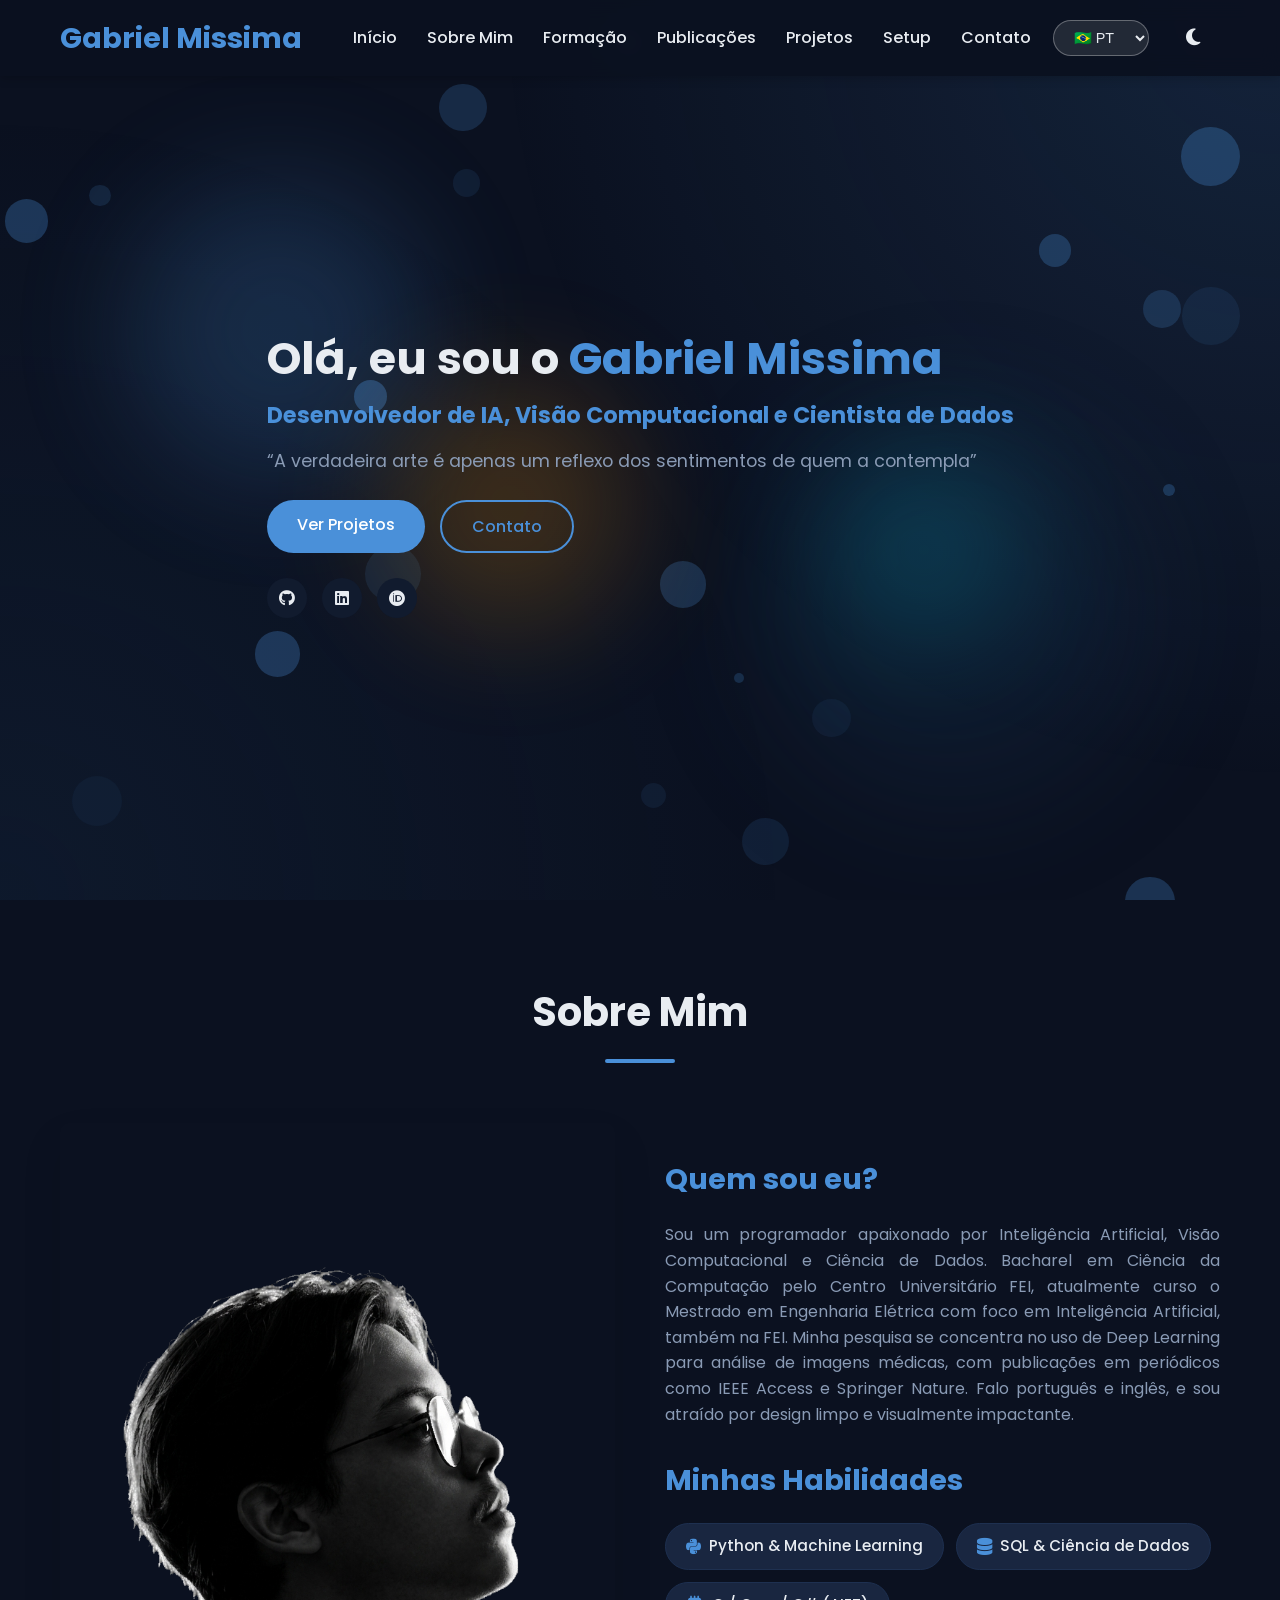
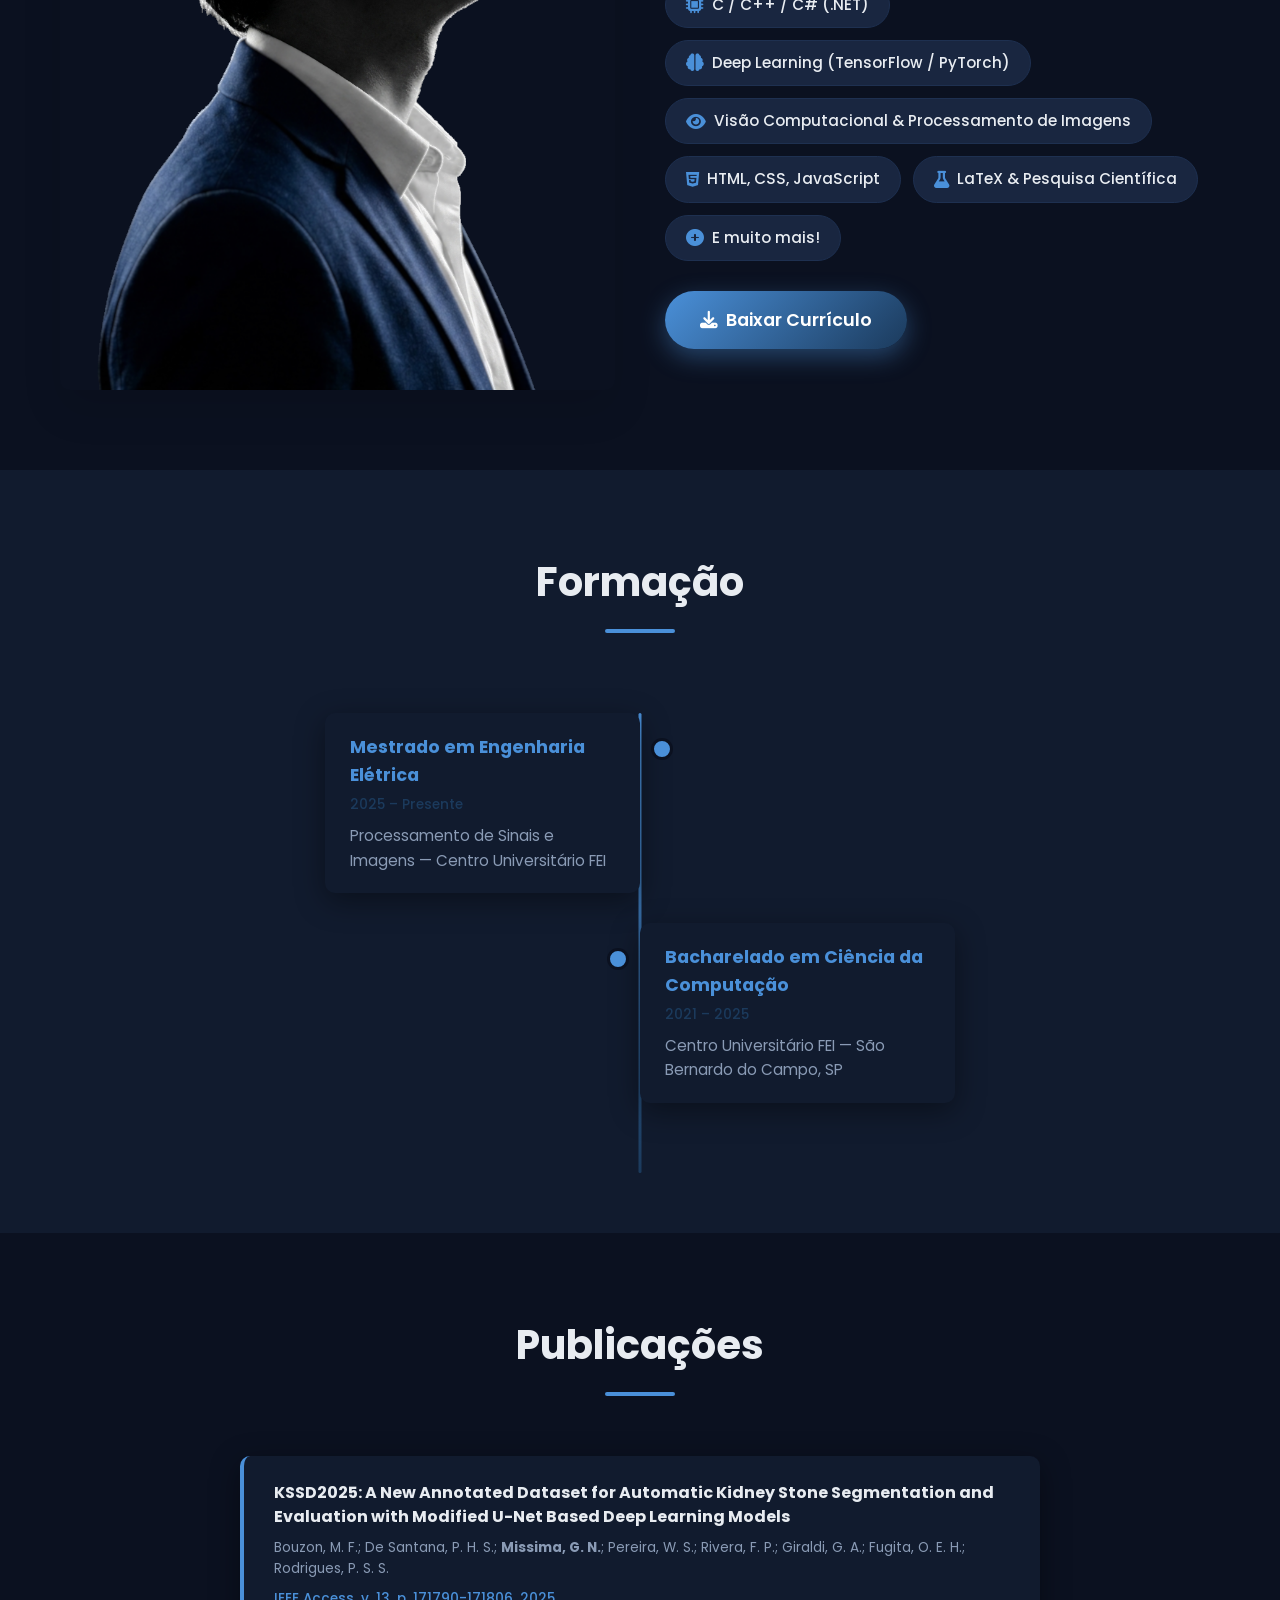
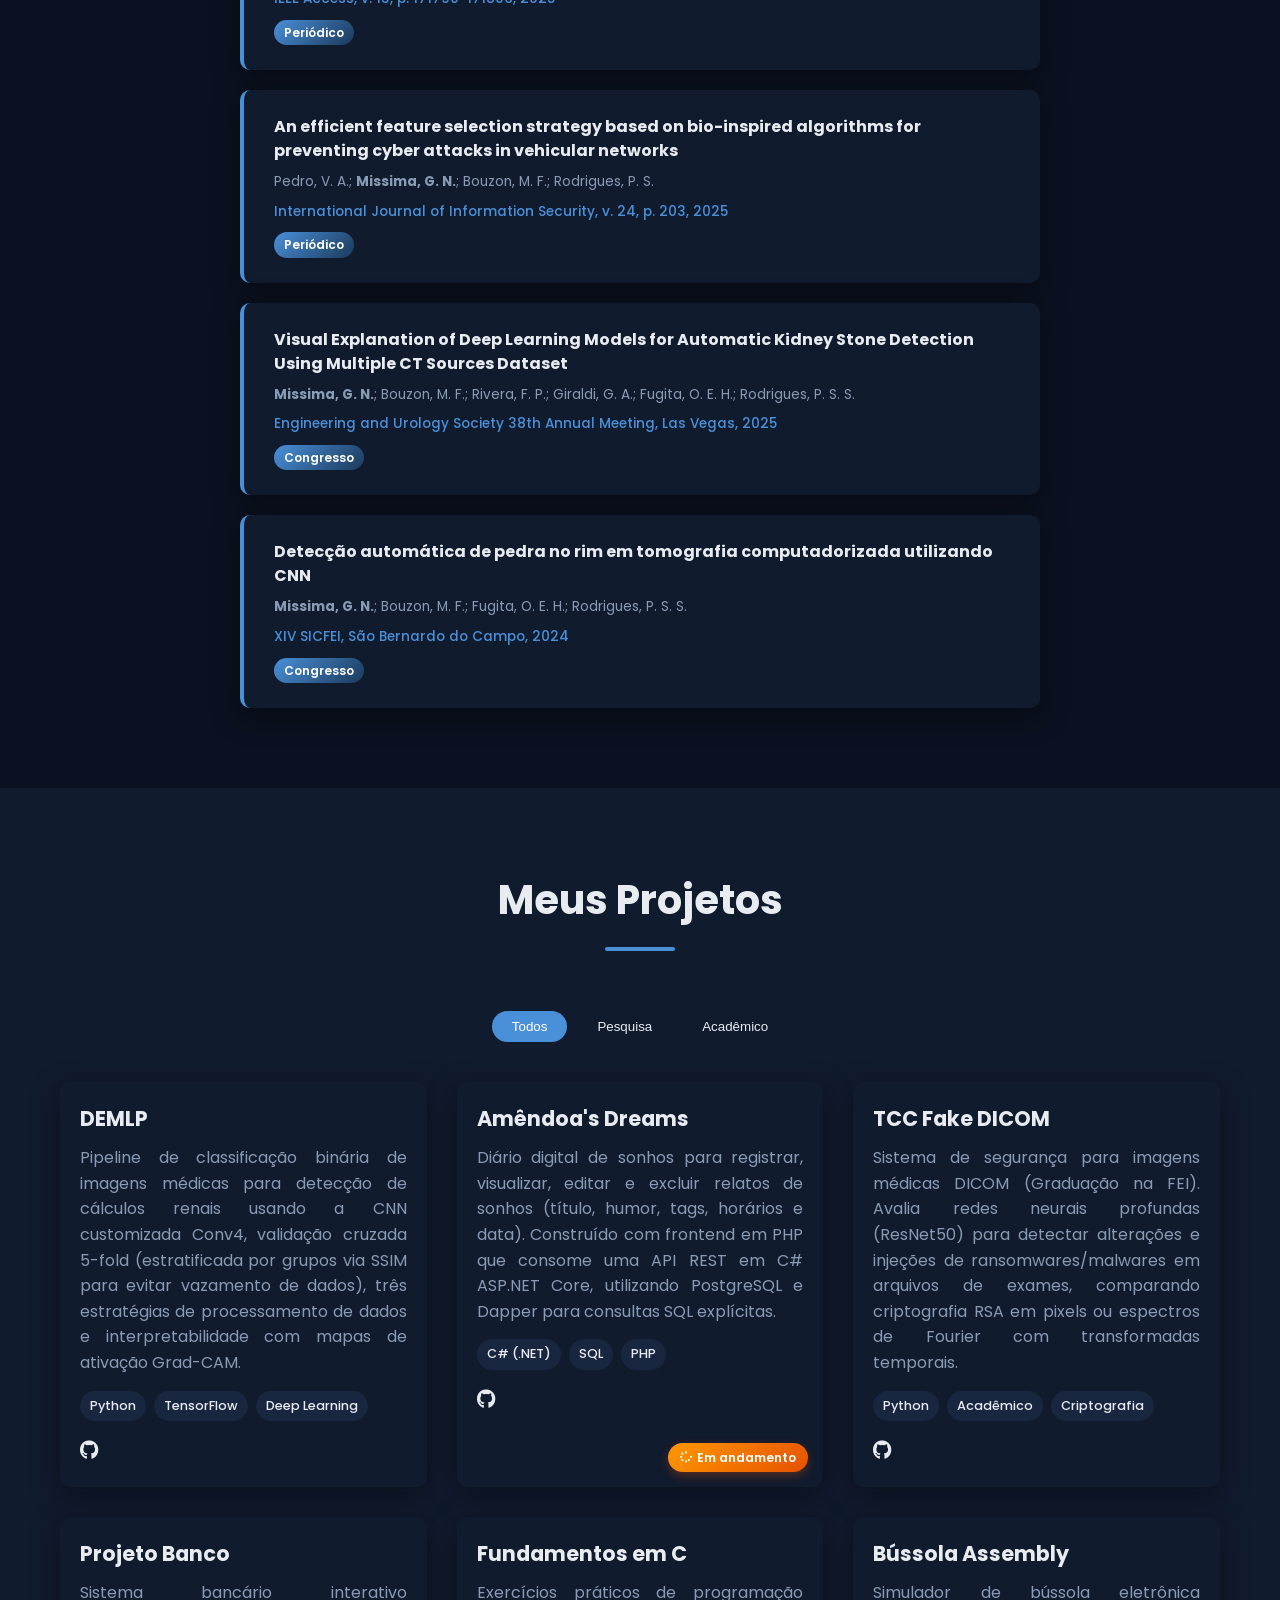
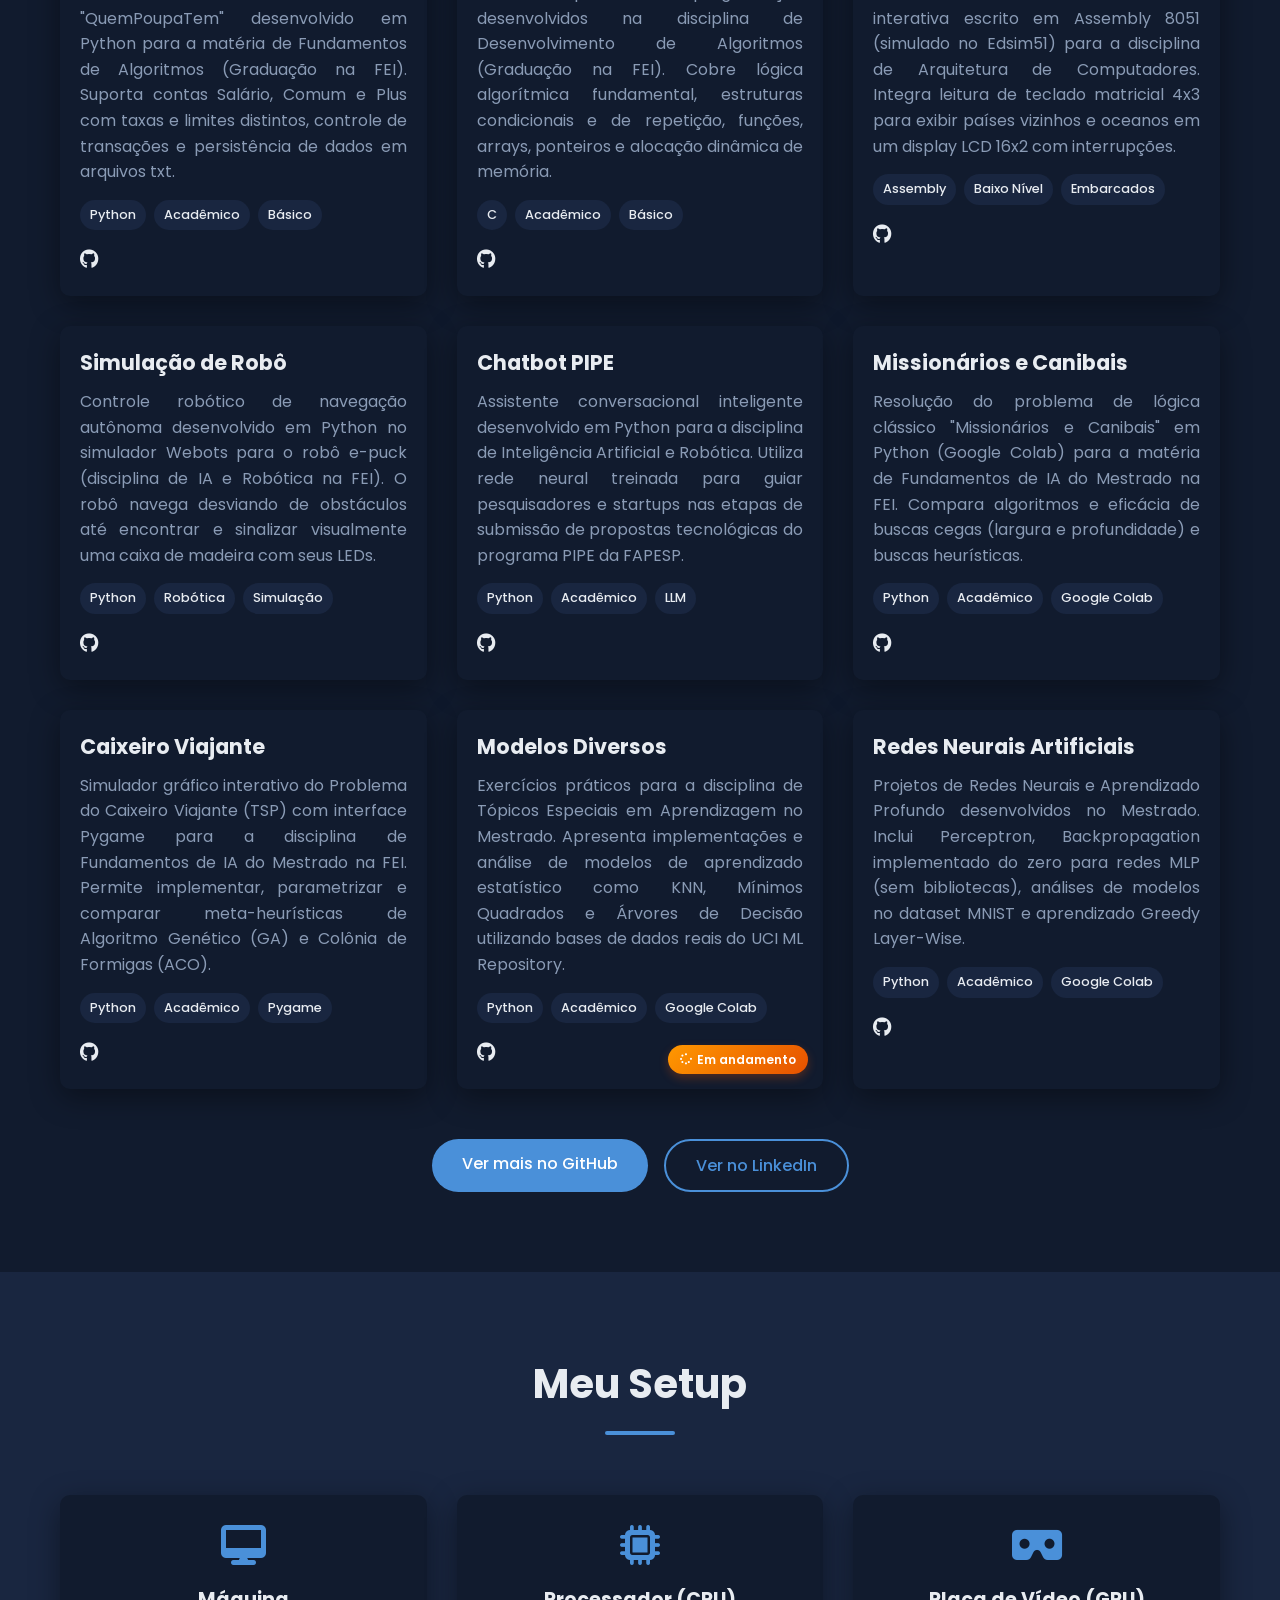
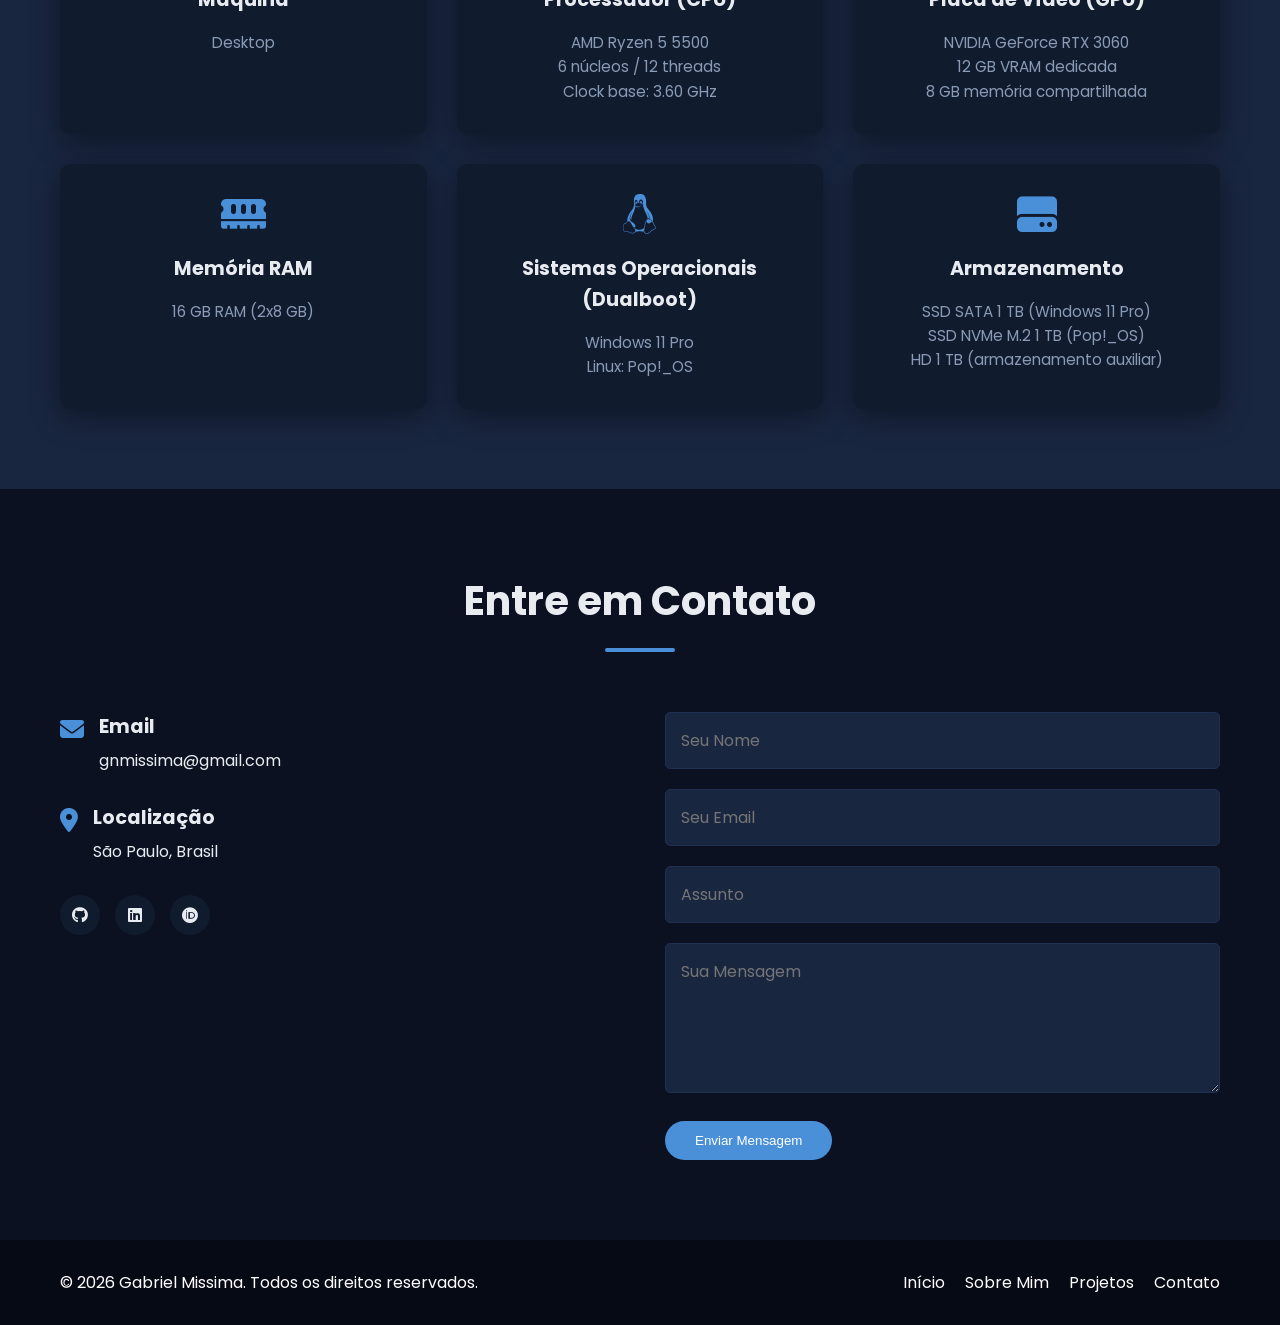
<file: index.html>
<!DOCTYPE html>
<html lang="pt-br">

<head>
    <meta charset="UTF-8">
    <meta name="viewport" content="width=device-width, initial-scale=1.0">
    <title data-translate="page-title">Gabriel Missima | IA, Visão Computacional e Ciência de Dados</title>
    <meta name="description"
        content="Portfólio de Gabriel Nunes Missima — Programador de Inteligência Artificial, Visão Computaciona e Cientista de Dados. Mestrando em Engenharia Elétrica na FEI. São Paulo, Brasil.">
    <meta property="og:title" content="Gabriel Missima | AI, Computer Vision and Data Science">
    <meta property="og:description"
        content="Foco em IA, Visão Computacional e Ciência de Dados. Mestrando na FEI com foco em Inteligência Artificial.">
    <meta property="og:image" content="gabriel-fundo-escuro.png">
    <meta property="og:type" content="website">
    <link rel="icon" type="image/png" href="logo.png">
    <link rel="stylesheet" href="styles.css">
    <link rel="stylesheet" href="https://cdnjs.cloudflare.com/ajax/libs/font-awesome/6.4.0/css/all.min.css">
    <link href="https://fonts.googleapis.com/css2?family=Poppins:wght@300;400;500;600;700&display=swap"
        rel="stylesheet">
</head>

<body>
    <!-- Elementos de fundo animados -->
    <div class="animated-background">
        <div class="particle-container"></div>
        <div class="gradient-overlay"></div>
    </div>

    <header>
        <div class="container">
            <nav>
                <div class="logo" data-translate="logo">Gabriel Missima</div>
                <ul class="nav-links">
                    <li><a href="#inicio" data-translate="nav-home">Início</a></li>
                    <li><a href="#sobre" data-translate="nav-about">Sobre Mim</a></li>
                    <li><a href="#formacao" data-translate="nav-education">Formação</a></li>
                    <li><a href="#publicacoes" data-translate="nav-publications">Publicações</a></li>
                    <li><a href="#projetos" data-translate="nav-projects">Projetos</a></li>
                    <li><a href="#setup" data-translate="nav-setup">Setup</a></li>
                    <li><a href="#contato" data-translate="nav-contact">Contato</a></li>
                </ul>
                <div class="language-selector">
                    <select id="languageSelect">
                        <option value="pt" selected>🇧🇷 PT</option>
                        <option value="en">🇺🇸 EN</option>
                    </select>
                </div>
                <div class="theme-toggle">
                    <i class="fas fa-moon"></i>
                </div>
                <div class="menu-btn">
                    <div class="menu-btn__burger"></div>
                </div>
            </nav>
        </div>
    </header>

    <section id="inicio" class="hero">
        <div class="container">
            <div class="hero-content">
                <h1><span data-translate="hero-greeting">Olá, eu sou o</span> <span class="highlight">Gabriel
                        Missima</span></h1>
                <h2 data-translate="hero-title">Desenvolvedor de IA, Visão Computacional e Cientista de Dados</h2>
                <p data-translate="hero-subtitle">“A verdadeira arte é apenas um reflexo dos sentimentos de quem a
                    contempla”</p>
                <div class="hero-btns">
                    <a href="#projetos" class="btn btn-primary" data-translate="hero-btn-projects">Ver Projetos</a>
                    <a href="#contato" class="btn btn-secondary" data-translate="nav-contact">Contato</a>
                </div>
                <div class="social-icons">
                    <a href="https://github.com/reh2G" target="_blank" rel="noopener noreferrer"><i
                            class="fab fa-github"></i></a>
                    <a href="https://www.linkedin.com/in/gabrielmissima/" target="_blank" rel="noopener noreferrer"><i
                            class="fab fa-linkedin"></i></a>
                    <a href="https://orcid.org/0009-0003-3917-2782" target="_blank" rel="noopener noreferrer"><i
                            class="fab fa-orcid"></i></a>
                </div>
            </div>
        </div>
        <div class="hero-shapes">
            <div class="shape shape-1"></div>
            <div class="shape shape-2"></div>
            <div class="shape shape-3"></div>
            <div class="shape shape-4"></div>
        </div>
    </section>

    <section id="sobre" class="about">
        <div class="container">
            <div class="section-header">
                <h2 data-translate="about-title">Sobre Mim</h2>
                <div class="underline"></div>
            </div>
            <div class="about-content">
                <div class="about-img">
                    <img src="gabriel-fundo-escuro.png" alt="Gabriel Missima" class="photo-dark">
                    <img src="gabriel-fundo-claro.png" alt="Gabriel Missima" class="photo-light">
                </div>
                <div class="about-text">
                    <h3 data-translate="about-who-am-i">Quem sou eu?</h3>
                    <p data-translate="about-description">Sou um programador apaixonado por Inteligência Artificial,
                        Visão Computacional e Ciência de Dados. Bacharel em Ciência da Computação pelo Centro
                        Universitário
                        FEI, atualmente curso o Mestrado em Engenharia Elétrica com foco em Inteligência Artificial,
                        também na FEI.
                        Minha pesquisa se concentra no uso de Deep Learning para análise de imagens médicas, com
                        publicações em periódicos como IEEE Access e Springer Nature. Falo português e inglês, e sou
                        atraído por design limpo e visualmente impactante.</p>

                    <h3 data-translate="about-skills-title">Minhas Habilidades</h3>
                    <div class="skills">
                        <div class="skill-chip"><i class="fab fa-python"></i> <span data-translate="skill-1">Python &
                                Machine Learning</span></div>
                        <div class="skill-chip"><i class="fas fa-database"></i> <span data-translate="skill-2">SQL &
                                Ciência de Dados</span></div>
                        <div class="skill-chip"><i class="fas fa-microchip"></i> <span data-translate="skill-3">C / C++
                                / C# (.NET)</span></div>
                        <div class="skill-chip"><i class="fas fa-brain"></i> <span data-translate="skill-4">Deep
                                Learning (TensorFlow / PyTorch)</span></div>
                        <div class="skill-chip"><i class="fas fa-eye"></i> <span data-translate="skill-5">Visão
                                Computacional & Processamento de Imagens</span></div>
                        <div class="skill-chip"><i class="fab fa-html5"></i> <span data-translate="skill-6">HTML, CSS,
                                JavaScript</span></div>
                        <div class="skill-chip"><i class="fas fa-flask"></i> <span data-translate="skill-7">LaTeX &
                                Pesquisa Científica</span></div>
                        <div class="skill-chip"><i class="fas fa-plus-circle"></i> <span data-translate="skill-more">E
                                muito mais!</span></div>
                    </div>

                    <a href="Gabriel_Missima_CV_PT.pdf" id="download-cv" class="btn btn-download-cv"
                        data-translate="download-cv" download>
                        <i class="fas fa-download"></i> Baixar Currículo
                    </a>
                </div>
            </div>
        </div>
    </section>

    <section id="formacao" class="education">
        <div class="container">
            <div class="section-header">
                <h2 data-translate="education-title">Formação</h2>
                <div class="underline"></div>
            </div>
            <div class="timeline">
                <div class="timeline-item">
                    <h3 data-translate="edu-1-title">Mestrado em Engenharia Elétrica</h3>
                    <div class="timeline-date" data-translate="edu-1-date">2025 – Presente</div>
                    <p data-translate="edu-1-desc">Processamento de Sinais e Imagens — Centro Universitário FEI</p>
                </div>
                <div class="timeline-item">
                    <h3 data-translate="edu-2-title">Bacharelado em Ciência da Computação</h3>
                    <div class="timeline-date" data-translate="edu-2-date">2021 – 2025</div>
                    <p data-translate="edu-2-desc">Centro Universitário FEI — São Bernardo do Campo, SP</p>
                </div>
            </div>
        </div>
    </section>

    <section id="publicacoes" class="publications">
        <div class="container">
            <div class="section-header">
                <h2 data-translate="publications-title">Publicações</h2>
                <div class="underline"></div>
            </div>
            <div class="publications-list">
                <div class="publication-card">
                    <h3>KSSD2025: A New Annotated Dataset for Automatic Kidney Stone Segmentation and Evaluation with
                        Modified U-Net Based Deep Learning Models</h3>
                    <p class="pub-authors">Bouzon, M. F.; De Santana, P. H. S.; <strong>Missima, G. N.</strong>;
                        Pereira, W. S.; Rivera, F. P.; Giraldi, G. A.; Fugita, O. E. H.; Rodrigues, P. S. S.</p>
                    <p class="pub-venue">IEEE Access, v. 13, p. 171790-171806, 2025</p>
                    <span class="pub-type" data-translate="pub-type-journal">Periódico</span>
                </div>
                <div class="publication-card">
                    <h3>An efficient feature selection strategy based on bio-inspired algorithms for preventing cyber
                        attacks in vehicular networks</h3>
                    <p class="pub-authors">Pedro, V. A.; <strong>Missima, G. N.</strong>; Bouzon, M. F.; Rodrigues, P.
                        S.</p>
                    <p class="pub-venue">International Journal of Information Security, v. 24, p. 203, 2025</p>
                    <span class="pub-type" data-translate="pub-type-journal">Periódico</span>
                </div>
                <div class="publication-card">
                    <h3>Visual Explanation of Deep Learning Models for Automatic Kidney Stone Detection Using Multiple
                        CT Sources Dataset</h3>
                    <p class="pub-authors"><strong>Missima, G. N.</strong>; Bouzon, M. F.; Rivera, F. P.; Giraldi, G.
                        A.; Fugita, O. E. H.; Rodrigues, P. S. S.</p>
                    <p class="pub-venue">Engineering and Urology Society 38th Annual Meeting, Las Vegas, 2025</p>
                    <span class="pub-type" data-translate="pub-type-conference">Congresso</span>
                </div>
                <div class="publication-card">
                    <h3 data-translate="pub-4-title">Detecção automática de pedra no rim em tomografia computadorizada
                        utilizando CNN</h3>
                    <p class="pub-authors"><strong>Missima, G. N.</strong>; Bouzon, M. F.; Fugita, O. E. H.; Rodrigues,
                        P. S. S.</p>
                    <p class="pub-venue" data-translate="pub-4-venue">XIV SICFEI, São Bernardo do Campo, 2024</p>
                    <span class="pub-type" data-translate="pub-type-conference">Congresso</span>
                </div>
            </div>
        </div>
    </section>

    <section id="projetos" class="projects">
        <div class="container">
            <div class="section-header">
                <h2 data-translate="projects-title">Meus Projetos</h2>
                <div class="underline"></div>
            </div>
            <div class="project-filters">
                <button class="filter-btn active" data-filter="all" data-translate="filter-all">Todos</button>
                <button class="filter-btn" data-filter="research" data-translate="filter-research">Pesquisa</button>
                <button class="filter-btn" data-filter="academic" data-translate="filter-academic">Acadêmico</button>
            </div>
            <div class="projects-grid">
                <!-- 1. DEMLP -->
                <div class="project-card" data-category="research">
                    <div class="project-img"></div>
                    <div class="project-info">
                        <h3 data-translate="project-1-title">DEMLP</h3>
                        <p data-translate="project-1-description">Pipeline de classificação binária de imagens médicas
                            para detecção de cálculos renais usando a CNN customizada Conv4, validação cruzada 5-fold
                            (estratificada por grupos via SSIM para evitar vazamento de dados), três estratégias de
                            processamento de dados e interpretabilidade com mapas de ativação Grad-CAM.</p>
                        <div class="project-tags">
                            <span>Python</span>
                            <span>TensorFlow</span>
                            <span>Deep Learning</span>
                        </div>
                        <div class="project-links">
                            <a href="https://github.com/reh2G/DEMLP" target="_blank" rel="noopener noreferrer"
                                title="Repositório GitHub"><i class="fab fa-github"></i></a>
                        </div>
                    </div>
                </div>
                <!-- 2. Amêndoa's Dreams -->
                <div class="project-card" data-category="research">
                    <span class="project-status-badge" data-translate="status-in-progress"><i
                            class="fas fa-spinner fa-spin"></i> Em andamento</span>
                    <div class="project-img"></div>
                    <div class="project-info">
                        <h3 data-translate="project-2-title">Amêndoa's Dreams</h3>
                        <p data-translate="project-2-description">Diário digital de sonhos para registrar, visualizar,
                            editar e excluir relatos de sonhos (título, humor, tags, horários e data). Construído com
                            frontend em PHP que consome uma API REST em C# ASP.NET Core, utilizando PostgreSQL e Dapper
                            para consultas SQL explícitas.</p>
                        <div class="project-tags">
                            <span>C# (.NET)</span>
                            <span>SQL</span>
                            <span>PHP</span>
                        </div>
                        <div class="project-links">
                            <a href="https://github.com/reh2G/AmendoasDreams" target="_blank" rel="noopener noreferrer"
                                title="Repositório GitHub"><i class="fab fa-github"></i></a>
                        </div>
                    </div>
                </div>
                <!-- 3. TCC Fake DICOM -->
                <div class="project-card" data-category="academic">
                    <div class="project-img"></div>
                    <div class="project-info">
                        <h3 data-translate="project-3-title">TCC Fake DICOM</h3>
                        <p data-translate="project-3-description">Sistema de segurança para imagens médicas DICOM
                            (Graduação na FEI). Avalia redes neurais profundas (ResNet50) para detectar alterações e
                            injeções de ransomwares/malwares em arquivos de exames, comparando criptografia RSA em
                            pixels ou espectros de Fourier com transformadas temporais.</p>
                        <div class="project-tags">
                            <span>Python</span>
                            <span data-translate="tag-academic">Acadêmico</span>
                            <span data-translate="tag-cryptography">Criptografia</span>
                        </div>
                        <div class="project-links">
                            <a href="https://github.com/reh2G/TCC-Fake_DICOM" target="_blank" rel="noopener noreferrer"
                                title="Repositório GitHub"><i class="fab fa-github"></i></a>
                        </div>
                    </div>
                </div>
                <!-- 4. Projeto Banco -->
                <div class="project-card" data-category="academic">
                    <div class="project-img"></div>
                    <div class="project-info">
                        <h3 data-translate="project-4-title">Projeto Banco</h3>
                        <p data-translate="project-4-description">Sistema bancário interativo "QuemPoupaTem"
                            desenvolvido em Python para a matéria de Fundamentos de Algoritmos (Graduação na FEI).
                            Suporta contas Salário, Comum e Plus com taxas e limites distintos, controle de transações e
                            persistência de dados em arquivos txt.</p>
                        <div class="project-tags">
                            <span>Python</span>
                            <span data-translate="tag-academic">Acadêmico</span>
                            <span data-translate="tag-basic">Básico</span>
                        </div>
                        <div class="project-links">
                            <a href="https://github.com/reh2G/Projeto-Banco" target="_blank" rel="noopener noreferrer"
                                title="Repositório GitHub"><i class="fab fa-github"></i></a>
                        </div>
                    </div>
                </div>
                <!-- 5. Fundamentos em C -->
                <div class="project-card" data-category="academic">
                    <div class="project-img"></div>
                    <div class="project-info">
                        <h3 data-translate="project-5-title">Fundamentos em C</h3>
                        <p data-translate="project-5-description">Exercícios práticos de programação desenvolvidos na
                            disciplina de Desenvolvimento de Algoritmos (Graduação na FEI). Cobre lógica algorítmica
                            fundamental, estruturas condicionais e de repetição, funções, arrays, ponteiros e alocação
                            dinâmica de memória.</p>
                        <div class="project-tags">
                            <span>C</span>
                            <span data-translate="tag-academic">Acadêmico</span>
                            <span data-translate="tag-basic">Básico</span>
                        </div>
                        <div class="project-links">
                            <a href="https://github.com/reh2G/Exercicios-em-C" target="_blank" rel="noopener noreferrer"
                                title="Repositório GitHub"><i class="fab fa-github"></i></a>
                        </div>
                    </div>
                </div>
                <!-- 6. Bússola Assembly -->
                <div class="project-card" data-category="academic">
                    <div class="project-img"></div>
                    <div class="project-info">
                        <h3 data-translate="project-6-title">Bússola Assembly</h3>
                        <p data-translate="project-6-description">Simulador de bússola eletrônica interativa escrito em
                            Assembly 8051 (simulado no Edsim51) para a disciplina de Arquitetura de Computadores.
                            Integra leitura de teclado matricial 4x3 para exibir países vizinhos e oceanos em um display
                            LCD 16x2 com interrupções.</p>
                        <div class="project-tags">
                            <span>Assembly</span>
                            <span data-translate="tag-low-level">Baixo Nível</span>
                            <span data-translate="tag-embedded">Embarcados</span>
                        </div>
                        <div class="project-links">
                            <a href="https://github.com/reh2G/Bussola-Assembly" target="_blank"
                                rel="noopener noreferrer" title="Repositório GitHub"><i class="fab fa-github"></i></a>
                        </div>
                    </div>
                </div>
                <!-- 7. Simulação de Robô -->
                <div class="project-card" data-category="academic">
                    <div class="project-img"></div>
                    <div class="project-info">
                        <h3 data-translate="project-7-title">Simulação de Robô</h3>
                        <p data-translate="project-7-description">Controle robótico de navegação autônoma desenvolvido
                            em Python no simulador Webots para o robô e-puck (disciplina de IA e Robótica na FEI). O
                            robô navega desviando de obstáculos até encontrar e sinalizar visualmente uma caixa de
                            madeira com seus LEDs.</p>
                        <div class="project-tags">
                            <span>Python</span>
                            <span data-translate="tag-robotics">Robótica</span>
                            <span data-translate="tag-simulation">Simulação</span>
                        </div>
                        <div class="project-links">
                            <a href="https://github.com/reh2G/Simulacao-Robo" target="_blank" rel="noopener noreferrer"
                                title="Repositório GitHub"><i class="fab fa-github"></i></a>
                        </div>
                    </div>
                </div>
                <!-- 8. Chatbot PIPE -->
                <div class="project-card" data-category="academic">
                    <div class="project-img"></div>
                    <div class="project-info">
                        <h3 data-translate="project-8-title">Chatbot PIPE</h3>
                        <p data-translate="project-8-description">Assistente conversacional inteligente desenvolvido em
                            Python para a disciplina de Inteligência Artificial e Robótica. Utiliza rede neural treinada
                            para guiar pesquisadores e startups nas etapas de submissão de propostas tecnológicas do
                            programa PIPE da FAPESP.</p>
                        <div class="project-tags">
                            <span>Python</span>
                            <span data-translate="tag-academic">Acadêmico</span>
                            <span>LLM</span>
                        </div>
                        <div class="project-links">
                            <a href="https://github.com/reh2G/IA-ChatBot-PIPE" target="_blank" rel="noopener noreferrer"
                                title="Repositório GitHub"><i class="fab fa-github"></i></a>
                        </div>
                    </div>
                </div>
                <!-- 9. Missionários e Canibais -->
                <div class="project-card" data-category="academic">
                    <div class="project-img"></div>
                    <div class="project-info">
                        <h3 data-translate="project-9-title">Missionários e Canibais</h3>
                        <p data-translate="project-9-description">Resolução do problema de lógica clássico "Missionários
                            e Canibais" em Python (Google Colab) para a matéria de Fundamentos de IA do Mestrado na FEI.
                            Compara algoritmos e eficácia de buscas cegas (largura e profundidade) e buscas heurísticas.
                        </p>
                        <div class="project-tags">
                            <span>Python</span>
                            <span data-translate="tag-academic">Acadêmico</span>
                            <span>Google Colab</span>
                        </div>
                        <div class="project-links">
                            <a href="https://github.com/reh2G/PEL202-Projeto-1" target="_blank"
                                rel="noopener noreferrer" title="Repositório GitHub"><i class="fab fa-github"></i></a>
                        </div>
                    </div>
                </div>
                <!-- 10. Caixeiro Viajante -->
                <div class="project-card" data-category="academic">
                    <div class="project-img"></div>
                    <div class="project-info">
                        <h3 data-translate="project-10-title">Caixeiro Viajante</h3>
                        <p data-translate="project-10-description">Simulador gráfico interativo do Problema do Caixeiro
                            Viajante (TSP) com interface Pygame para a disciplina de Fundamentos de IA do Mestrado na
                            FEI. Permite implementar, parametrizar e comparar meta-heurísticas de Algoritmo Genético
                            (GA) e Colônia de Formigas (ACO).</p>
                        <div class="project-tags">
                            <span>Python</span>
                            <span data-translate="tag-academic">Acadêmico</span>
                            <span>Pygame</span>
                        </div>
                        <div class="project-links">
                            <a href="https://github.com/reh2G/PEL202-Projeto-2" target="_blank"
                                rel="noopener noreferrer" title="Repositório GitHub"><i class="fab fa-github"></i></a>
                        </div>
                    </div>
                </div>
                <!-- 11. Modelos Diversos -->
                <div class="project-card" data-category="academic">
                    <span class="project-status-badge" data-translate="status-in-progress"><i
                            class="fas fa-spinner fa-spin"></i> Em andamento</span>
                    <div class="project-img"></div>
                    <div class="project-info">
                        <h3 data-translate="project-11-title">Modelos Diversos</h3>
                        <p data-translate="project-11-description">Exercícios práticos para a disciplina de Tópicos
                            Especiais em Aprendizagem no Mestrado. Apresenta implementações e análise de modelos de
                            aprendizado estatístico como KNN, Mínimos Quadrados e Árvores de Decisão utilizando bases de
                            dados reais do UCI ML Repository.</p>
                        <div class="project-tags">
                            <span>Python</span>
                            <span data-translate="tag-academic">Acadêmico</span>
                            <span>Google Colab</span>
                        </div>
                        <div class="project-links">
                            <a href="https://github.com/reh2G/PEL208-Tarefas" target="_blank" rel="noopener noreferrer"
                                title="Repositório GitHub"><i class="fab fa-github"></i></a>
                        </div>
                    </div>
                </div>
                <!-- 12. Redes Neurais Artificiais -->
                <div class="project-card" data-category="academic">
                    <div class="project-img"></div>
                    <div class="project-info">
                        <h3 data-translate="project-12-title">Redes Neurais Artificiais</h3>
                        <p data-translate="project-12-description">Projetos de Redes Neurais e Aprendizado Profundo
                            desenvolvidos no Mestrado. Inclui Perceptron, Backpropagation implementado do zero para
                            redes MLP (sem bibliotecas), análises de modelos no dataset MNIST e aprendizado Greedy
                            Layer-Wise.</p>
                        <div class="project-tags">
                            <span>Python</span>
                            <span data-translate="tag-academic">Acadêmico</span>
                            <span>Google Colab</span>
                        </div>
                        <div class="project-links">
                            <a href="https://github.com/reh2G/PEL219-Tarefas" target="_blank" rel="noopener noreferrer"
                                title="Repositório GitHub"><i class="fab fa-github"></i></a>
                        </div>
                    </div>
                </div>
            </div>
            <div class="projects-btn">
                <a href="https://github.com/reh2G" target="_blank" rel="noopener noreferrer" class="btn btn-primary"
                    data-translate="more-projects">Ver mais no GitHub</a>
                <a href="https://www.linkedin.com/in/gabrielmissima/" target="_blank" rel="noopener noreferrer"
                    class="btn btn-secondary" data-translate="more-projects-linkedin">Ver no LinkedIn</a>
            </div>
        </div>
    </section>

    <section id="setup" class="setup">
        <div class="container">
            <div class="section-header">
                <h2 data-translate="setup-title">Meu Setup</h2>
                <div class="underline"></div>
            </div>
            <div class="setup-grid">
                <div class="setup-card">
                    <i class="fas fa-desktop"></i>
                    <h3 data-translate="setup-machine">Máquina</h3>
                    <p data-translate="setup-machine-desc">Desktop</p>
                </div>
                <div class="setup-card">
                    <i class="fas fa-microchip"></i>
                    <h3 data-translate="setup-cpu">Processador (CPU)</h3>
                    <p data-translate="setup-cpu-desc">AMD Ryzen 5 5500<br>6 núcleos / 12 threads<br>Clock base: 3.60
                        GHz</p>
                </div>
                <div class="setup-card">
                    <i class="fas fa-vr-cardboard"></i>
                    <h3 data-translate="setup-gpu">Placa de Vídeo (GPU)</h3>
                    <p data-translate="setup-gpu-desc">NVIDIA GeForce RTX 3060<br>12 GB VRAM dedicada<br>8 GB memória
                        compartilhada</p>
                </div>
                <div class="setup-card">
                    <i class="fas fa-memory"></i>
                    <h3 data-translate="setup-ram">Memória RAM</h3>
                    <p data-translate="setup-ram-desc">16 GB RAM (2x8 GB)</p>
                </div>
                <div class="setup-card">
                    <i class="fab fa-linux"></i>
                    <h3 data-translate="setup-os">Sistemas Operacionais (Dualboot)</h3>
                    <p data-translate="setup-os-desc">Windows 11 Pro<br>Linux: Pop!_OS</p>
                </div>
                <div class="setup-card">
                    <i class="fas fa-hdd"></i>
                    <h3 data-translate="setup-storage">Armazenamento</h3>
                    <p data-translate="setup-storage-desc">SSD SATA 1 TB (Windows 11 Pro)<br>SSD NVMe M.2 1 TB
                        (Pop!_OS)<br>HD 1 TB (armazenamento auxiliar)</p>
                </div>
            </div>
        </div>
    </section>

    <section id="contato" class="contact">
        <div class="container">
            <div class="section-header">
                <h2 data-translate="contact-title">Entre em Contato</h2>
                <div class="underline"></div>
            </div>
            <div class="contact-content">
                <div class="contact-info">
                    <div class="contact-item">
                        <i class="fas fa-envelope"></i>
                        <div>
                            <h3 data-translate="contact-email">Email</h3>
                            <p>gnmissima@gmail.com</p>
                        </div>
                    </div>
                    <div class="contact-item">
                        <i class="fas fa-map-marker-alt"></i>
                        <div>
                            <h3 data-translate="contact-location">Localização</h3>
                            <p data-translate="contact-location-text">São Paulo, Brasil</p>
                        </div>
                    </div>
                    <div class="social-icons">
                        <a href="https://github.com/reh2G" target="_blank" rel="noopener noreferrer"><i
                                class="fab fa-github"></i></a>
                        <a href="https://www.linkedin.com/in/gabrielmissima/" target="_blank"
                            rel="noopener noreferrer"><i class="fab fa-linkedin"></i></a>
                        <a href="https://orcid.org/0009-0003-3917-2782" target="_blank" rel="noopener noreferrer"><i
                                class="fab fa-orcid"></i></a>
                    </div>
                </div>
                <div class="contact-form">
                    <form id="contactForm">
                        <div class="form-group">
                            <input type="text" id="name" name="name" data-translate-placeholder="form-name"
                                placeholder="Seu Nome" required>
                        </div>
                        <div class="form-group">
                            <input type="email" id="email" name="email" data-translate-placeholder="form-email"
                                placeholder="Seu Email" required>
                        </div>
                        <div class="form-group">
                            <input type="text" id="subject" name="subject" data-translate-placeholder="form-subject"
                                placeholder="Assunto" required>
                        </div>
                        <div class="form-group">
                            <textarea id="message" name="message" data-translate-placeholder="form-message"
                                placeholder="Sua Mensagem" required></textarea>
                        </div>
                        <button type="submit" class="btn btn-primary" data-translate="form-submit">Enviar
                            Mensagem</button>
                    </form>
                </div>
            </div>
        </div>
    </section>

    <footer>
        <div class="container">
            <div class="footer-content">
                <p data-translate="footer-copyright">&copy; 2026 Gabriel Missima. Todos os direitos reservados.</p>
                <div class="footer-links">
                    <a href="#inicio" data-translate="nav-home">Início</a>
                    <a href="#sobre" data-translate="nav-about">Sobre</a>
                    <a href="#projetos" data-translate="nav-projects">Projetos</a>
                    <a href="#contato" data-translate="nav-contact">Contato</a>
                </div>
            </div>
        </div>
    </footer>

    <script src="translations.js"></script>
    <script src="script.js"></script>
</body>

</html>
</file>
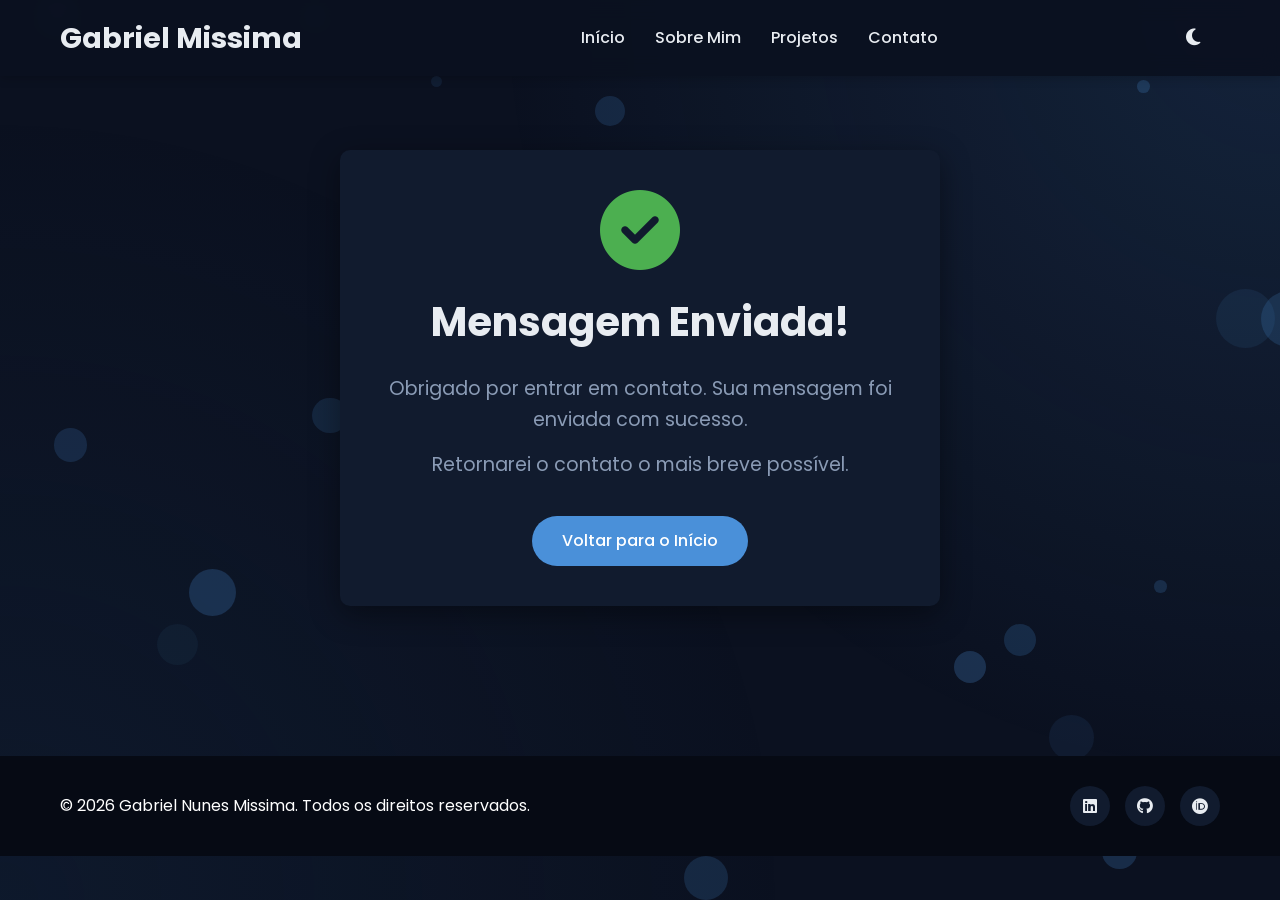
<file: obrigado.html>
<!DOCTYPE html>
<html lang="pt-br">
<head>
    <meta charset="UTF-8">
    <meta name="viewport" content="width=device-width, initial-scale=1.0">
    <title>Obrigado pelo Contato</title>
    <link rel="icon" type="image/png" href="logo.png">
    <link rel="stylesheet" href="styles.css">
    <link rel="stylesheet" href="https://cdnjs.cloudflare.com/ajax/libs/font-awesome/6.4.0/css/all.min.css">
    <link href="https://fonts.googleapis.com/css2?family=Poppins:wght@300;400;500;600;700&display=swap" rel="stylesheet">
</head>
<body>
    <!-- Animated Background -->
    <div class="animated-background">
        <div class="particle-container"></div>
        <div class="gradient-overlay"></div>
    </div>

    <!-- Header -->
    <header>
        <div class="container">
            <nav>
                <div class="logo">
                    <a href="index.html">Gabriel Missima</a>
                </div>
                <ul class="nav-links">
                    <li><a href="index.html#inicio">Início</a></li>
                    <li><a href="index.html#sobre">Sobre Mim</a></li>
                    <li><a href="index.html#projetos">Projetos</a></li>
                    <li><a href="index.html#contato">Contato</a></li>
                </ul>
                <div class="theme-toggle"><i class="fas fa-moon"></i></div>
                <div class="menu-btn">
                    <div class="menu-btn__burger"></div>
                </div>
            </nav>
        </div>
    </header>

    <!-- Thank You Section -->
    <section class="thank-you">
        <div class="container">
            <div class="thank-you-content">
                <i class="fas fa-check-circle"></i>
                <h1>Mensagem Enviada!</h1>
                <p>Obrigado por entrar em contato. Sua mensagem foi enviada com sucesso.</p>
                <p>Retornarei o contato o mais breve possível.</p>
                <a href="index.html" class="btn btn-primary">Voltar para o Início</a>
            </div>
        </div>
    </section>

    <!-- Footer -->
    <footer>
        <div class="container">
            <div class="footer-content">
                <p>&copy; 2026 Gabriel Nunes Missima. Todos os direitos reservados.</p>
                <div class="social-icons">
                    <a href="https://www.linkedin.com/in/gabrielmissima/" target="_blank"><i class="fab fa-linkedin"></i></a>
                    <a href="https://github.com/reh2G" target="_blank"><i class="fab fa-github"></i></a>
                    <a href="https://orcid.org/0009-0003-3917-2782" target="_blank"><i class="fab fa-orcid"></i></a>
                </div>
            </div>
        </div>
    </footer>

    <script src="script.js"></script>
</body>
</html>
</file>
<file: styles.css>
/* Variáveis CSS */
:root {
    /* Cores do tema escuro (padrão) — paleta azul-marinho */
    --primary-color: #4a90d9;
    --secondary-color: #1b3a5c;
    --background-color: #0b1120;
    --surface-color: #111b2e;
    --surface-color-light: #192640;
    --text-color: #e8ecf1;
    --text-color-secondary: #8a9bb5;
    --border-color: #1e3050;
    --success-color: #4CAF50;
    --danger-color: #dc3545;
    --transition: all 0.3s ease;
    --card-bg: #111b2e;
    --card-shadow: 0 8px 30px rgba(0, 0, 0, 0.4);
    --header-bg: rgba(11, 17, 32, 0.95);
    --footer-bg: #060a14;
    --input-bg: #192640;
    --input-border: #1e3050;
}

/* Tema claro (quando ativado via JavaScript) */
:root.light-theme {
    --primary-color: #2a6cb5;
    --secondary-color: #1b3a5c;
    --background-color: #f0f4f8;
    --surface-color: #e4eaf0;
    --surface-color-light: #d6dee8;
    --text-color: #1a2a3a;
    --text-color-secondary: #4a5a6a;
    --border-color: #c0cad6;
    --card-bg: #ffffff;
    --card-shadow: 0 10px 30px rgba(27, 58, 92, 0.1);
    --header-bg: rgba(240, 244, 248, 0.95);
    --footer-bg: #1a2a3a;
    --input-bg: #ffffff;
    --input-border: #c0cad6;
}

/* Reset e Estilos Básicos */
* {
    margin: 0;
    padding: 0;
    box-sizing: border-box;
}

html {
    scroll-behavior: smooth;
}

body {
    font-family: 'Poppins', sans-serif;
    line-height: 1.6;
    color: var(--text-color);
    background-color: var(--background-color);
    overflow-x: hidden;
    position: relative;
}

a {
    text-decoration: none;
    color: var(--text-color);
    transition: var(--transition);
}

ul {
    list-style: none;
}

img {
    max-width: 100%;
    height: auto;
    display: block;
}

.container {
    max-width: 1200px;
    margin: 0 auto;
    padding: 0 20px;
}

section {
    padding: 80px 0;
}

/* Botões */
.btn {
    display: inline-block;
    padding: 12px 30px;
    border-radius: 50px;
    font-weight: 500;
    text-align: center;
    cursor: pointer;
    transition: var(--transition);
    border: none;
    outline: none;
}

.btn-primary {
    background-color: var(--primary-color);
    color: #fff;
}

.btn-primary:hover {
    background-color: #3a7bc8;
    transform: translateY(-3px);
    box-shadow: 0 10px 20px rgba(74, 144, 217, 0.3);
}

.btn-secondary {
    background-color: transparent;
    color: var(--primary-color);
    border: 2px solid var(--primary-color);
}

.btn-secondary:hover {
    background-color: var(--primary-color);
    color: #fff;
    transform: translateY(-3px);
    box-shadow: 0 10px 20px rgba(74, 144, 217, 0.3);
}

/* Botão Download CV - Extra Chamativo */
.btn-download-cv {
    background: linear-gradient(135deg, #4a90d9 0%, #1b3a5c 100%);
    color: #fff;
    font-weight: 600;
    font-size: 1.1rem;
    padding: 15px 35px;
    position: relative;
    overflow: hidden;
    box-shadow: 0 8px 25px rgba(74, 144, 217, 0.4);
    animation: pulse-cv 2s ease-in-out infinite;
}

.btn-download-cv i {
    margin-right: 8px;
    animation: bounce-icon 1.5s ease-in-out infinite;
}

.btn-download-cv::before {
    content: '';
    position: absolute;
    top: 0;
    left: -100%;
    width: 100%;
    height: 100%;
    background: linear-gradient(90deg, transparent, rgba(255, 255, 255, 0.3), transparent);
    transition: left 0.5s;
}

.btn-download-cv:hover::before {
    left: 100%;
}

.btn-download-cv:hover {
    transform: translateY(-5px) scale(1.05);
    box-shadow: 0 15px 35px rgba(74, 144, 217, 0.5);
    animation: none;
}

@keyframes pulse-cv {

    0%,
    100% {
        box-shadow: 0 8px 25px rgba(74, 144, 217, 0.4);
    }

    50% {
        box-shadow: 0 8px 35px rgba(27, 58, 92, 0.6);
    }
}

@keyframes bounce-icon {

    0%,
    100% {
        transform: translateY(0);
    }

    50% {
        transform: translateY(-5px);
    }
}

/* Header e Navegação */
header {
    position: fixed;
    top: 0;
    left: 0;
    width: 100%;
    z-index: 1000;
    background-color: var(--header-bg);
    box-shadow: 0 2px 10px rgba(0, 0, 0, 0.2);
    transition: var(--transition);
    backdrop-filter: blur(10px);
}

nav {
    display: flex;
    justify-content: space-between;
    align-items: center;
    padding: 15px 0;
    flex-wrap: wrap;
    gap: 10px;
}

.logo {
    font-size: 1.8rem;
    font-weight: 700;
    color: var(--primary-color);
}

.nav-links {
    display: flex;
    align-items: center;
}

.nav-links li {
    margin-left: 30px;
}

.nav-links a {
    font-weight: 500;
    position: relative;
}

.nav-links a::after {
    content: '';
    position: absolute;
    bottom: -5px;
    left: 0;
    width: 0;
    height: 2px;
    background-color: var(--primary-color);
    transition: var(--transition);
}

.nav-links a:hover {
    color: var(--primary-color);
}

.nav-links a:hover::after {
    width: 100%;
}

.menu-btn {
    display: none;
    cursor: pointer;
}

.menu-btn__burger {
    width: 25px;
    height: 3px;
    background-color: var(--text-color);
    border-radius: 5px;
    transition: var(--transition);
}

.menu-btn__burger::before,
.menu-btn__burger::after {
    content: '';
    position: absolute;
    width: 25px;
    height: 3px;
    background-color: var(--text-color);
    border-radius: 5px;
    transition: var(--transition);
}

/* Botão de alternar tema */
.theme-toggle {
    margin-right: 20px;
    cursor: pointer;
    font-size: 1.2rem;
    color: var(--text-color);
    transition: var(--transition);
}

.theme-toggle:hover {
    color: var(--primary-color);
    transform: rotate(30deg);
}

.menu-btn__burger::before {
    transform: translateY(-8px);
}

.menu-btn__burger::after {
    transform: translateY(8px);
}

/* Elementos de fundo animados (estilo DIO.me) */
.animated-background {
    position: fixed;
    top: 0;
    left: 0;
    width: 100%;
    height: 100%;
    z-index: -2;
    overflow: hidden;
}

.particle-container {
    position: absolute;
    top: 0;
    left: 0;
    width: 100%;
    height: 100%;
}

.particle {
    position: absolute;
    border-radius: 50%;
    background-color: var(--primary-color);
    opacity: 0.3;
    animation: float 15s infinite ease-in-out;
}

@keyframes float {
    0% {
        transform: translateY(0) translateX(0) rotate(0deg);
    }

    50% {
        transform: translateY(-20px) translateX(20px) rotate(180deg);
    }

    100% {
        transform: translateY(0) translateX(0) rotate(360deg);
    }
}

.gradient-overlay {
    position: absolute;
    top: 0;
    left: 0;
    width: 100%;
    height: 100%;
    background: radial-gradient(circle at top right, rgba(74, 144, 217, 0.15), transparent 50%),
        radial-gradient(circle at bottom left, rgba(27, 58, 92, 0.2), transparent 50%);
    z-index: -1;
}

/* Seção Hero */
.hero {
    min-height: 100vh;
    display: flex;
    align-items: center;
    position: relative;
    overflow: visible;
    padding-top: 100px;
    padding-bottom: 50px;
}

.hero-shapes {
    position: absolute;
    top: 0;
    left: 0;
    width: 100%;
    height: 100%;
    z-index: 0;
    overflow: hidden;
    pointer-events: none;
}

.shape {
    position: absolute;
    border-radius: 50%;
    filter: blur(60px);
    opacity: 0.2;
    animation: shapeFloat 20s infinite alternate ease-in-out;
}

.shape-1 {
    top: 20%;
    left: 10%;
    width: 300px;
    height: 300px;
    background-color: var(--primary-color);
    animation-delay: 0s;
}

.shape-2 {
    bottom: 10%;
    right: 10%;
    width: 400px;
    height: 400px;
    background-color: var(--secondary-color);
    animation-delay: 5s;
}

.shape-3 {
    top: 50%;
    right: 20%;
    width: 200px;
    height: 200px;
    background-color: #00bcd4;
    animation-delay: 10s;
}

.shape-4 {
    bottom: 30%;
    left: 30%;
    width: 250px;
    height: 250px;
    background-color: #ff9800;
    animation-delay: 15s;
}

@keyframes shapeFloat {
    0% {
        transform: translateY(0) scale(1);
    }

    50% {
        transform: translateY(-30px) scale(1.1);
    }

    100% {
        transform: translateY(30px) scale(0.9);
    }
}

.hero-content {
    max-width: 800px;
    margin-top: 0;
    position: relative;
    z-index: 1;
}

.hero h1 {
    font-size: 3rem;
    margin-bottom: 15px;
    line-height: 1.2;
}

.hero h2 {
    font-size: 1.5rem;
    margin-bottom: 15px;
    color: var(--primary-color);
    line-height: 1.4;
}

.hero p {
    font-size: 1.1rem;
    margin-bottom: 25px;
    color: var(--text-color-secondary);
}

.highlight {
    color: var(--primary-color);
}

.hero-btns {
    margin-bottom: 25px;
    display: flex;
    flex-wrap: wrap;
    gap: 15px;
}

.hero-btns .btn {
    margin-right: 0;
    margin-bottom: 0;
}

.social-icons {
    display: flex;
    gap: 15px;
    flex-wrap: wrap;
}

.social-icons a {
    display: flex;
    align-items: center;
    justify-content: center;
    width: 40px;
    height: 40px;
    border-radius: 50%;
    background-color: var(--surface-color);
    color: var(--text-color);
    transition: var(--transition);
}

.social-icons a:hover {
    background-color: var(--primary-color);
    color: #fff;
    transform: translateY(-3px);
}

/* Seção Sobre */
.section-header {
    text-align: center;
    margin-bottom: 60px;
}

.section-header h2 {
    font-size: 2.5rem;
    margin-bottom: 15px;
    position: relative;
    display: inline-block;
}

.underline {
    height: 4px;
    width: 70px;
    background-color: var(--primary-color);
    margin: 0 auto;
    border-radius: 5px;
}

.about-content {
    display: grid;
    grid-template-columns: 1fr 1fr;
    gap: 50px;
    align-items: center;
}

.about-img {
    position: relative;
    border-radius: 10px;
    overflow: hidden;
    box-shadow: 0 20px 40px rgba(0, 0, 0, 0.1);
}

.about-img::before {
    content: '';
    position: absolute;
    top: -20px;
    left: -20px;
    width: 100px;
    height: 100px;
    border-top: 5px solid var(--primary-color);
    border-left: 5px solid var(--primary-color);
    z-index: -1;
}

.about-img::after {
    content: '';
    position: absolute;
    bottom: -20px;
    right: -20px;
    width: 100px;
    height: 100px;
    border-bottom: 5px solid var(--primary-color);
    border-right: 5px solid var(--primary-color);
    z-index: -1;
}

.about-text h3 {
    font-size: 1.8rem;
    margin-bottom: 20px;
    color: var(--primary-color);
}

.about-text p {
    margin-bottom: 30px;
    color: var(--text-color-secondary);
    text-align: justify;
}

.skills {
    margin-bottom: 30px;
    display: flex;
    flex-wrap: wrap;
    gap: 12px;
}

.skill-chip {
    display: inline-flex;
    align-items: center;
    gap: 8px;
    padding: 10px 20px;
    background-color: var(--surface-color-light);
    border: 1px solid var(--border-color);
    border-radius: 50px;
    font-size: 0.95rem;
    font-weight: 500;
    color: var(--text-color);
    transition: var(--transition);
    cursor: default;
}

.skill-chip:hover {
    background-color: var(--primary-color);
    color: #fff;
    border-color: var(--primary-color);
    transform: translateY(-3px);
    box-shadow: 0 8px 20px rgba(74, 144, 217, 0.3);
}

.skill-chip i {
    font-size: 1.1rem;
    color: var(--primary-color);
    transition: var(--transition);
}

.skill-chip:hover i {
    color: #fff;
}

/* Seção Projetos */
.projects {
    background-color: var(--surface-color);
}

.project-filters {
    display: flex;
    justify-content: center;
    flex-wrap: wrap;
    margin-bottom: 40px;
    gap: 10px;
}

.filter-btn {
    padding: 8px 20px;
    background-color: var(--card-bg);
    border: none;
    border-radius: 30px;
    cursor: pointer;
    font-weight: 500;
    transition: var(--transition);
    color: var(--text-color);
}

.filter-btn.active,
.filter-btn:hover {
    background-color: var(--primary-color);
    color: #fff;
}

.projects-grid {
    display: grid;
    grid-template-columns: repeat(auto-fill, minmax(300px, 1fr));
    gap: 30px;
    margin-bottom: 50px;
}

.project-card {
    background-color: var(--card-bg);
    border-radius: 10px;
    overflow: hidden;
    box-shadow: var(--card-shadow);
    transition: var(--transition);
}

.project-card:hover {
    transform: translateY(-10px);
    box-shadow: 0 20px 40px rgba(0, 0, 0, 0.2);
}

.project-img {
    position: relative;
    overflow: hidden;
}

.project-img img {
    transition: var(--transition);
}

.project-card:hover .project-img img {
    transform: scale(1.1);
}

.project-info {
    padding: 20px;
    transform: translateY(0);
    /* Garante que o texto sempre esteja visível */
    transition: var(--transition);
}

.project-info h3 {
    font-size: 1.3rem;
    margin-bottom: 10px;
    color: var(--text-color);
}

.project-info p {
    color: var(--text-color-secondary);
    margin-bottom: 15px;
    text-align: justify;
}

.project-tags {
    display: flex;
    flex-wrap: wrap;
    gap: 8px;
    margin-bottom: 15px;
}

.project-tags span {
    background-color: var(--surface-color-light);
    padding: 5px 10px;
    border-radius: 20px;
    font-size: 0.8rem;
    font-weight: 500;
    color: var(--text-color);
}

.project-links {
    display: flex;
    gap: 15px;
}

.project-links a {
    color: var(--text-color);
    font-size: 1.2rem;
    transition: var(--transition);
}

.project-card {
    background-color: var(--card-bg);
    border-radius: 10px;
    overflow: hidden;
    box-shadow: var(--card-shadow);
    transition: var(--transition);
    position: relative;
}

.project-status-badge {
    position: absolute;
    bottom: 15px;
    right: 15px;
    background: linear-gradient(135deg, #ff9800 0%, #e65100 100%);
    color: #fff;
    font-size: 0.75rem;
    font-weight: 600;
    padding: 5px 12px;
    border-radius: 20px;
    box-shadow: 0 4px 10px rgba(230, 81, 0, 0.3);
    z-index: 10;
    display: flex;
    align-items: center;
    gap: 6px;
    animation: pulse-badge 2.5s infinite ease-in-out;
}

.project-status-badge i {
    font-size: 0.7rem;
}

@keyframes pulse-badge {

    0%,
    100% {
        transform: scale(1);
        opacity: 0.95;
    }

    50% {
        transform: scale(1.05);
        opacity: 1;
        box-shadow: 0 4px 15px rgba(230, 81, 0, 0.5);
    }
}

.project-links a:hover {
    color: var(--primary-color);
}

.projects-btn {
    display: flex;
    justify-content: center;
    gap: 1rem;
    flex-wrap: wrap;
}

/* Seção Setup */
.setup {
    background-color: var(--surface-color-light);
}

.setup-grid {
    display: grid;
    grid-template-columns: repeat(auto-fit, minmax(280px, 1fr));
    gap: 30px;
}

.setup-card {
    background-color: var(--card-bg);
    border-radius: 10px;
    padding: 30px;
    text-align: center;
    box-shadow: var(--card-shadow);
    transition: var(--transition);
}

.setup-card:hover {
    transform: translateY(-5px);
    box-shadow: 0 15px 30px rgba(0, 0, 0, 0.2);
}

.setup-card i {
    font-size: 2.5rem;
    color: var(--primary-color);
    margin-bottom: 20px;
}

.setup-card h3 {
    font-size: 1.2rem;
    color: var(--text-color);
    margin-bottom: 15px;
}

.setup-card p {
    color: var(--text-color-secondary);
    font-size: 0.95rem;
    line-height: 1.6;
}

/* Seção Contato */
.contact-content {
    display: grid;
    grid-template-columns: 1fr 1fr;
    gap: 50px;
}

/* Página de Agradecimento */
.thank-you {
    padding: 150px 0;
    text-align: center;
}

.thank-you-content {
    max-width: 600px;
    margin: 0 auto;
    padding: 40px;
    background-color: var(--card-bg);
    border-radius: 10px;
    box-shadow: var(--card-shadow);
}

.thank-you i {
    font-size: 5rem;
    color: var(--success-color);
    margin-bottom: 20px;
}

.thank-you h1 {
    font-size: 2.5rem;
    margin-bottom: 20px;
    color: var(--text-color);
}

.thank-you p {
    font-size: 1.2rem;
    margin-bottom: 15px;
    color: var(--text-color-secondary);
}

.thank-you .btn {
    margin-top: 20px;
}

.contact-item {
    display: flex;
    align-items: flex-start;
    margin-bottom: 30px;
}

.contact-item i {
    font-size: 1.5rem;
    color: var(--primary-color);
    margin-right: 15px;
    margin-top: 5px;
}

.contact-item h3 {
    font-size: 1.2rem;
    margin-bottom: 5px;
}

.contact-info .social-icons {
    margin-top: 30px;
}

.form-group {
    margin-bottom: 20px;
}

.form-group input,
.form-group textarea {
    width: 100%;
    padding: 15px;
    border: 1px solid var(--input-border);
    border-radius: 5px;
    font-family: 'Poppins', sans-serif;
    font-size: 1rem;
    transition: var(--transition);
    background-color: var(--input-bg);
    color: var(--text-color);
}

.form-group input:focus,
.form-group textarea:focus {
    border-color: var(--primary-color);
    outline: none;
    box-shadow: 0 0 0 3px rgba(74, 144, 217, 0.2);
}

.form-group textarea {
    height: 150px;
    resize: vertical;
}

/* Troca de foto por tema */
.about-img .photo-dark {
    display: block;
}

.about-img .photo-light {
    display: none;
}

:root.light-theme .about-img .photo-dark {
    display: none;
}

:root.light-theme .about-img .photo-light {
    display: block;
}

/* Seção Formação — Timeline */
.education {
    background-color: var(--surface-color);
}

.timeline {
    position: relative;
    max-width: 700px;
    margin: 0 auto;
    padding: 20px 0;
}

.timeline::before {
    content: '';
    position: absolute;
    left: 50%;
    transform: translateX(-50%);
    width: 3px;
    height: 100%;
    background: linear-gradient(to bottom, var(--primary-color), var(--secondary-color));
    border-radius: 3px;
}

.timeline-item {
    position: relative;
    width: 45%;
    padding: 20px 25px;
    background-color: var(--card-bg);
    border-radius: 10px;
    box-shadow: var(--card-shadow);
    margin-bottom: 30px;
    transition: var(--transition);
}

.timeline-item:hover {
    transform: translateY(-5px);
    box-shadow: 0 15px 30px rgba(0, 0, 0, 0.2);
}

.timeline-item:nth-child(odd) {
    margin-left: 5%;
}

.timeline-item:nth-child(even) {
    margin-left: 50%;
}

.timeline-item::before {
    content: '';
    position: absolute;
    top: 25px;
    width: 16px;
    height: 16px;
    background: var(--primary-color);
    border-radius: 50%;
    border: 3px solid var(--background-color);
    z-index: 1;
}

.timeline-item:nth-child(odd)::before {
    right: -33px;
}

.timeline-item:nth-child(even)::before {
    left: -33px;
}

.timeline-item h3 {
    color: var(--primary-color);
    font-size: 1.1rem;
    margin-bottom: 5px;
}

.timeline-item .timeline-date {
    font-size: 0.85rem;
    color: var(--secondary-color);
    font-weight: 500;
    margin-bottom: 8px;
}

.timeline-item p {
    color: var(--text-color-secondary);
    font-size: 0.95rem;
}

@media screen and (max-width: 768px) {
    .timeline::before {
        left: 20px;
    }

    .timeline-item {
        width: calc(100% - 50px);
        margin-left: 50px !important;
    }

    .timeline-item::before {
        left: -38px !important;
        right: auto !important;
    }
}

/* Seção Publicações */
.publications-list {
    max-width: 800px;
    margin: 0 auto;
    display: flex;
    flex-direction: column;
    gap: 20px;
}

.publication-card {
    background-color: var(--card-bg);
    border-radius: 10px;
    padding: 25px 30px;
    box-shadow: var(--card-shadow);
    border-left: 4px solid var(--primary-color);
    transition: var(--transition);
}

.publication-card:hover {
    transform: translateX(5px);
    box-shadow: 0 10px 30px rgba(0, 0, 0, 0.2);
}

.publication-card h3 {
    font-size: 1rem;
    color: var(--text-color);
    margin-bottom: 8px;
    line-height: 1.5;
}

.publication-card .pub-authors {
    font-size: 0.85rem;
    color: var(--text-color-secondary);
    margin-bottom: 8px;
}

.publication-card .pub-venue {
    font-size: 0.85rem;
    color: var(--primary-color);
    font-weight: 500;
}

.publication-card .pub-type {
    display: inline-block;
    padding: 3px 10px;
    border-radius: 15px;
    font-size: 0.75rem;
    font-weight: 600;
    margin-top: 10px;
    background: linear-gradient(135deg, var(--primary-color), var(--secondary-color));
    color: #fff;
}

/* Footer */
footer {
    background-color: var(--footer-bg);
    color: #fff;
    padding: 30px 0;
}

.footer-content {
    display: flex;
    justify-content: space-between;
    align-items: center;
    flex-wrap: wrap;
}

.footer-links {
    display: flex;
    gap: 20px;
}

.footer-links a {
    color: #fff;
    transition: var(--transition);
}

.footer-links a:hover {
    color: var(--primary-color);
}

/* Language Selector */
.language-selector {
    margin-right: 1rem;
}

.language-selector select {
    background: rgba(255, 255, 255, 0.1);
    border: 1px solid rgba(255, 255, 255, 0.3);
    border-radius: 25px;
    color: var(--text-color);
    padding: 0.5rem 1rem;
    outline: none;
    cursor: pointer;
    font-size: 0.9rem;
    transition: all 0.3s ease;
}

:root.light-theme .language-selector select {
    background: rgba(0, 0, 0, 0.05);
    border: 1px solid var(--border-color);
    color: var(--text-color);
}

:root.light-theme .language-selector select:hover {
    background: rgba(0, 0, 0, 0.1);
    border-color: var(--primary-color);
}

.language-selector select:hover {
    background: rgba(255, 255, 255, 0.2);
    border-color: rgba(255, 255, 255, 0.5);
}

.language-selector select option {
    background: var(--card-bg);
    color: var(--text-color);
    padding: 0.5rem;
}

/* Responsividade */
@media screen and (max-width: 992px) {
    .hero h1 {
        font-size: 2.5rem;
    }

    .hero h2 {
        font-size: 1.4rem;
    }

    .hero {
        padding-top: 80px;
    }

    .about-content,
    .contact-content {
        grid-template-columns: 1fr;
        gap: 40px;
    }

    .about-img {
        max-width: 500px;
        margin: 0 auto;
    }
}

@media screen and (max-width: 768px) {
    section {
        padding: 80px 0;
    }

    .nav-links {
        position: fixed;
        top: 0;
        right: -100%;
        width: 70%;
        height: 100vh;
        background-color: var(--card-bg);
        flex-direction: column;
        align-items: center;
        justify-content: center;
        transition: var(--transition);
        box-shadow: -5px 0 15px rgba(0, 0, 0, 0.2);
        z-index: 999;
    }

    .nav-links.active {
        right: 0;
    }

    .nav-links li {
        margin: 15px 0;
    }

    .menu-btn {
        display: block;
        position: relative;
        z-index: 1000;
    }

    .menu-btn.open .menu-btn__burger {
        background: transparent;
    }

    .menu-btn.open .menu-btn__burger::before {
        transform: rotate(45deg);
    }

    .menu-btn.open .menu-btn__burger::after {
        transform: rotate(-45deg);
    }

    .hero h1 {
        font-size: 2.5rem;
    }

    .hero h2 {
        font-size: 1.5rem;
    }

    .projects-grid {
        grid-template-columns: repeat(auto-fill, minmax(250px, 1fr));
    }

    .footer-content {
        flex-direction: column;
        text-align: center;
        gap: 20px;
    }
}

@media screen and (max-width: 576px) {
    .hero h1 {
        font-size: 2rem;
    }

    .hero h2 {
        font-size: 1.2rem;
    }

    .hero p {
        font-size: 1rem;
    }

    .section-header h2 {
        font-size: 2rem;
    }

    .project-filters {
        flex-direction: column;
        align-items: center;
    }

    .filter-btn {
        width: 100%;
        max-width: 200px;
        margin-bottom: 10px;
    }

    .projects-grid {
        grid-template-columns: 1fr;
    }
}

/* Ajustes para telas grandes com zoom 100% */
@media screen and (min-width: 1200px) {
    .hero h1 {
        font-size: 2.8rem;
    }

    .hero h2 {
        font-size: 1.4rem;
    }

    .hero-content {
        max-width: 900px;
    }
}

@media (max-width: 768px) {
    .language-selector {
        order: -1;
        margin-right: 0;
        margin-left: auto;
        margin-right: 1rem;
    }
}
</file>
